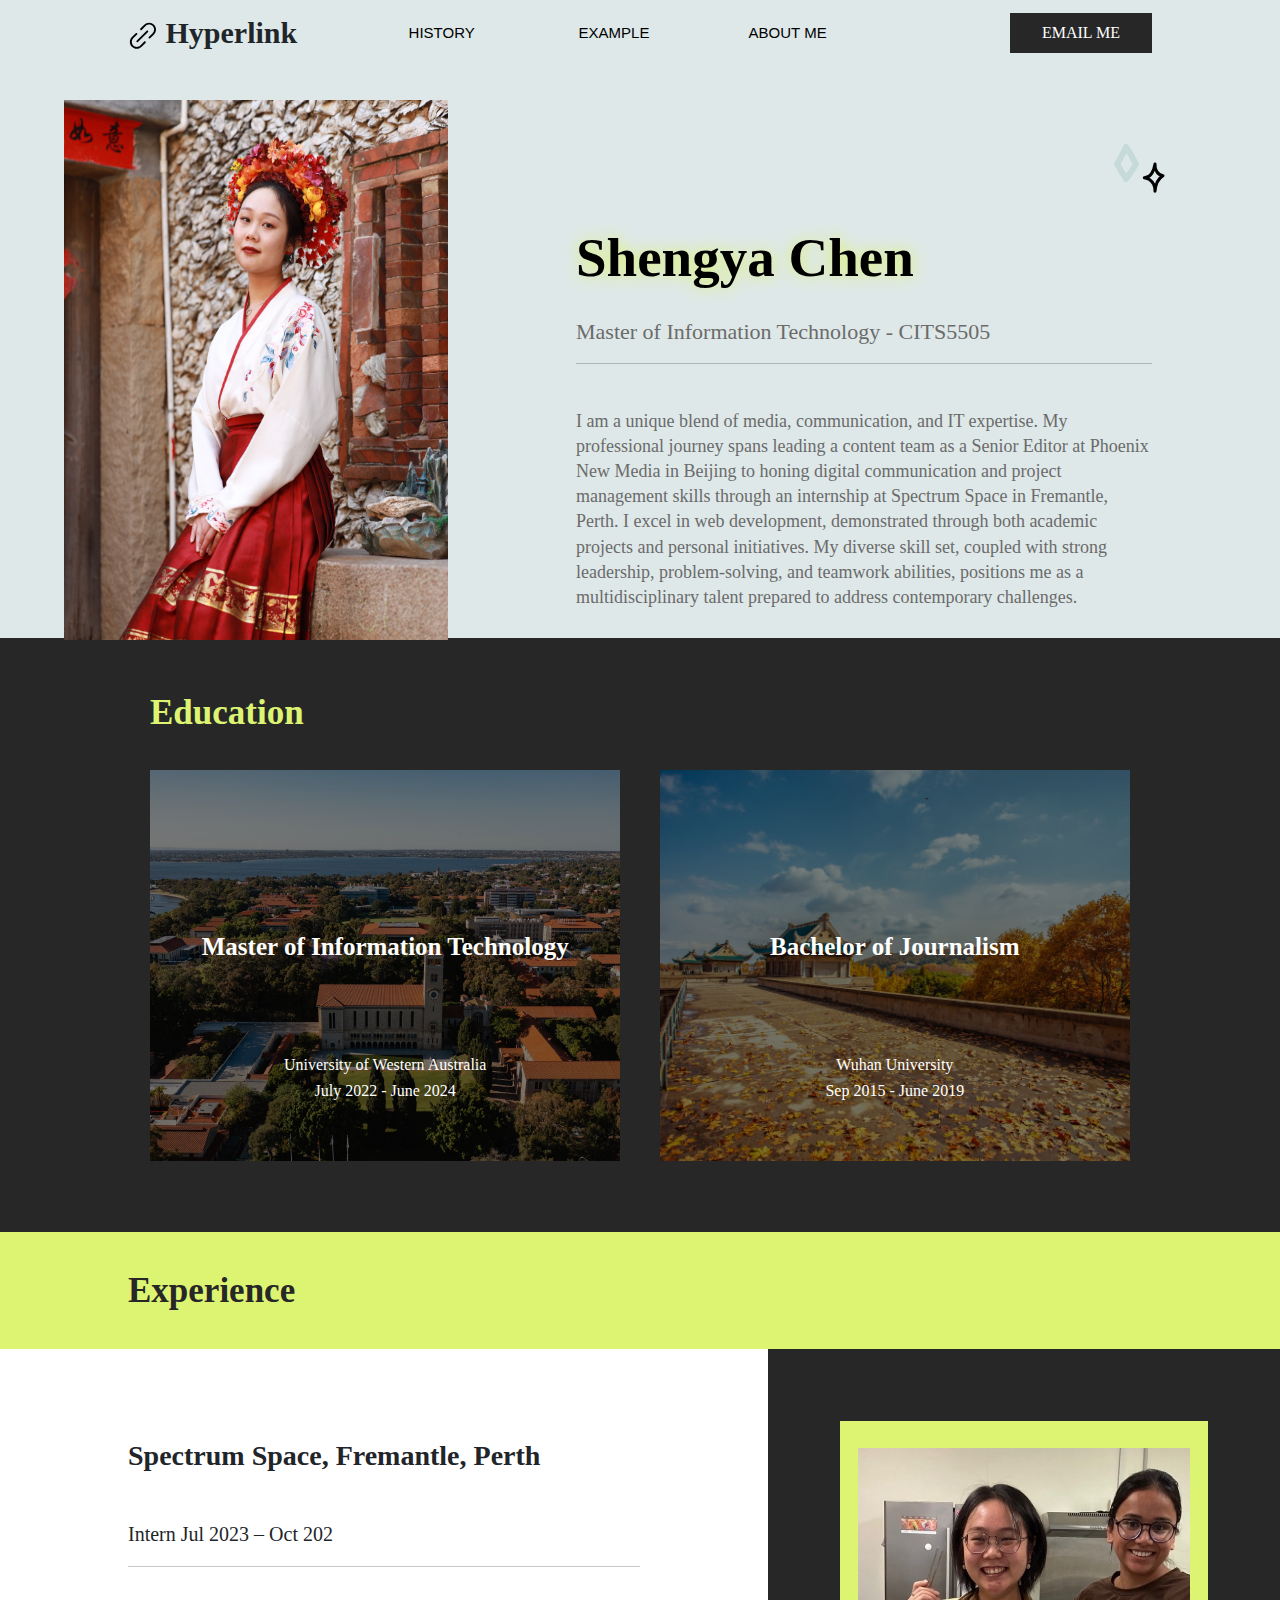
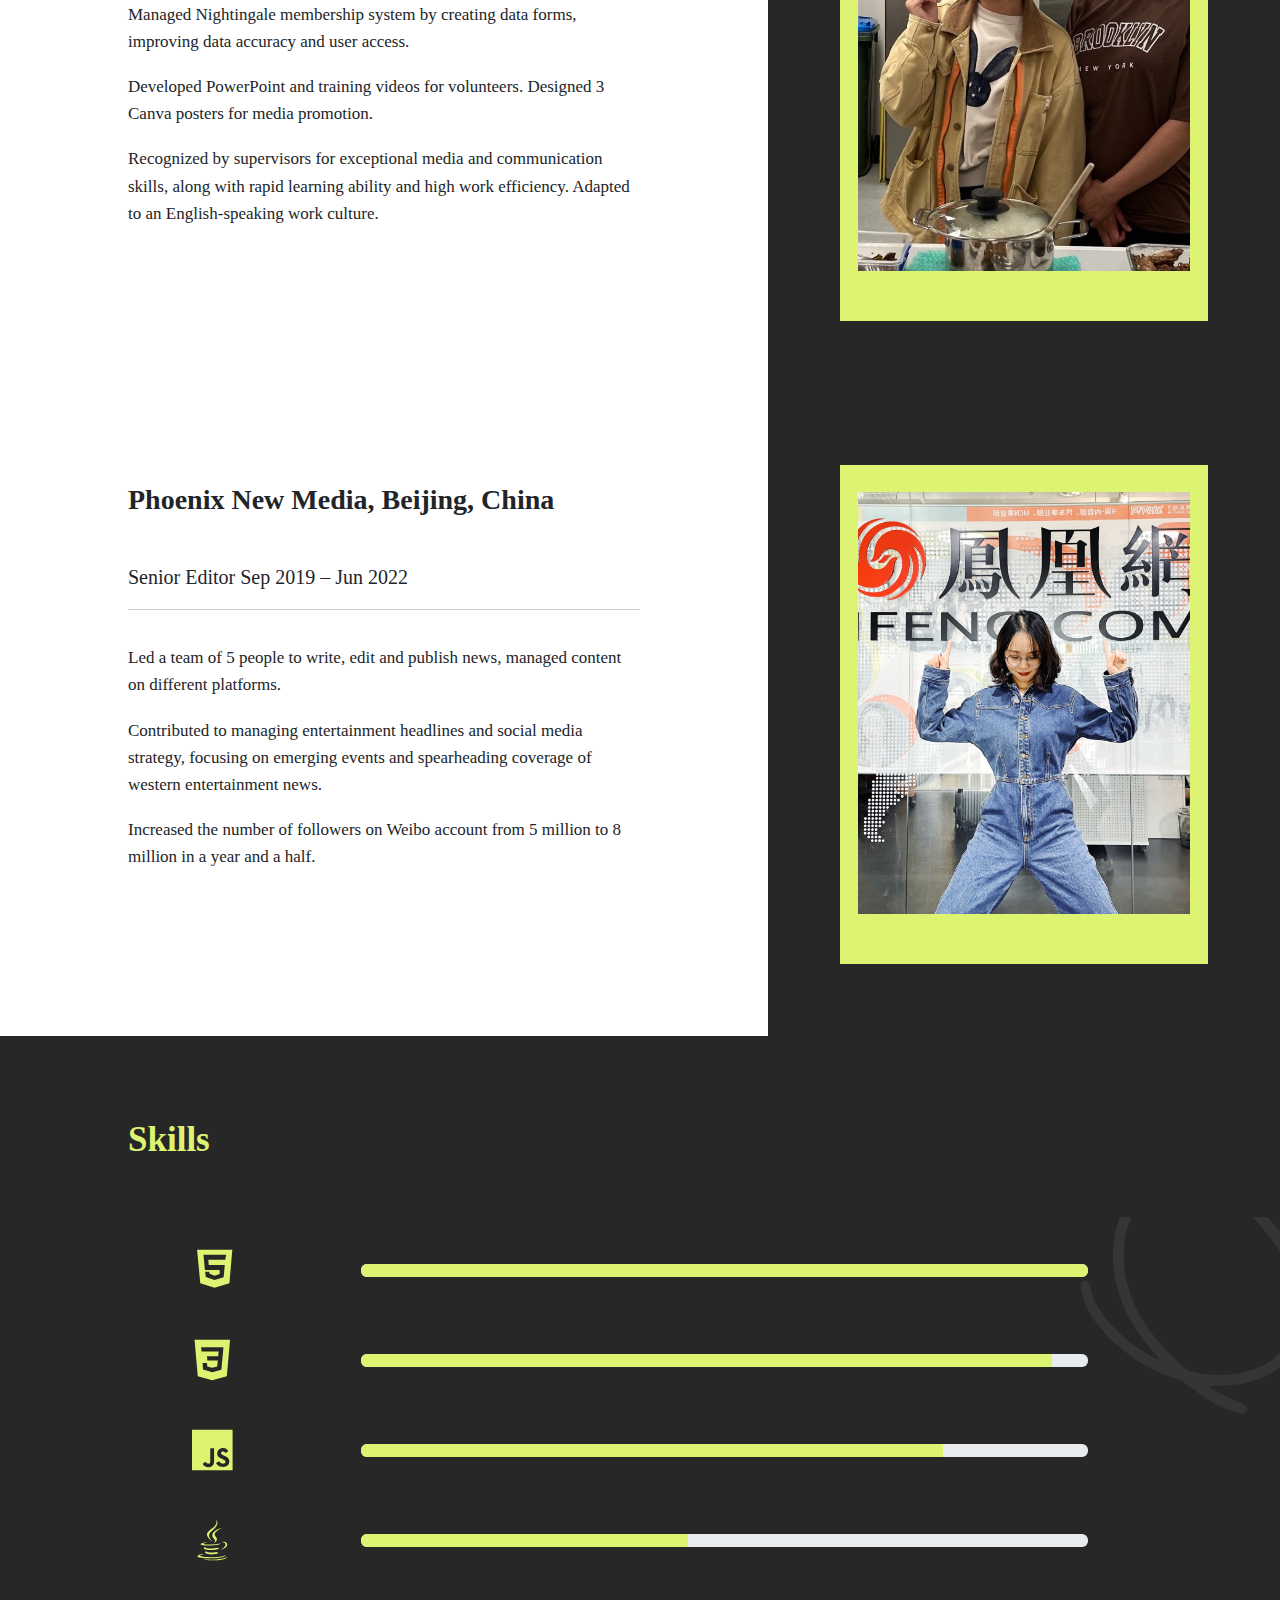
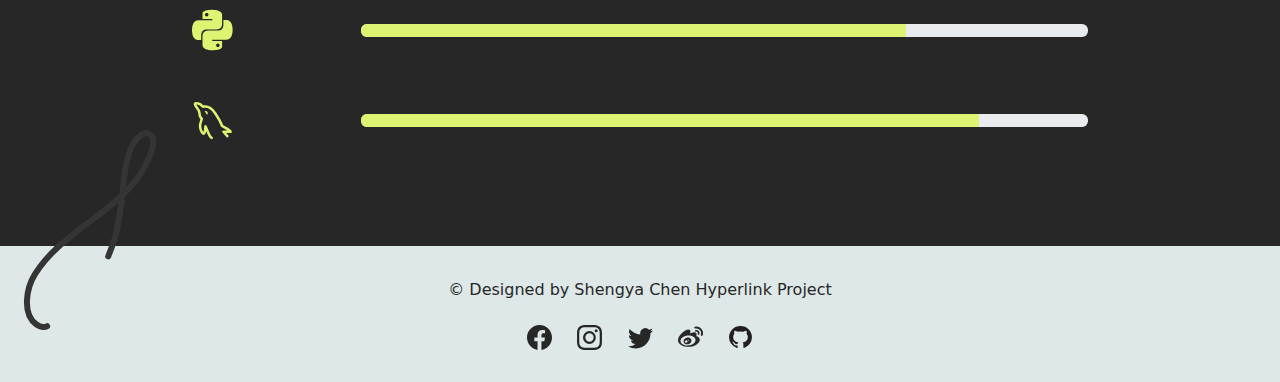
<file: html/aboutMe.html>
<!DOCTYPE html>
<html lang="en">
  <head>
    <meta charset="UTF-8" />
    <meta name="viewport" content="width=device-width, initial-scale=1.0" />
    <!-- Bootstrap -->
    <link
      href="https://cdn.jsdelivr.net/npm/bootstrap@5.3.3/dist/css/bootstrap.min.css"
      rel="stylesheet"
      integrity="sha384-QWTKZyjpPEjISv5WaRU9OFeRpok6YctnYmDr5pNlyT2bRjXh0JMhjY6hW+ALEwIH"
      crossorigin="anonymous"
    />
    <!-- css file -->
    <link rel="stylesheet" href="../css/reset.css" />
    <link rel="stylesheet" href="../css/aboutMe.css" />
    <title>Examples of Hyperlink</title>
    <link rel="shortcut icon" href="../img/shortcut.png" />
  </head>

  <body id="top">
    <header>
      <section id="navi">
        <div id="hyperlink">
          <svg
            t="1709887634350"
            class="icon"
            viewBox="0 0 1024 1024"
            version="1.1"
            xmlns="http://www.w3.org/2000/svg"
            p-id="4359"
            id="mx_n_1709887634351"
            width="30"
            height="30"
          >
            <path
              d="M731.640907 601.310072c-8.209986 0-16.423041-3.134387-22.689768-9.402137-12.537548-12.524245-12.537548-32.855292 0-45.381583l131.838677-131.840724c32.333406-32.333406 50.14712-75.312266 50.14712-121.027447s-17.813714-88.694041-50.14712-121.017214c-32.332383-32.343639-75.311243-50.145074-121.027447-50.145074l-0.010233 0c-45.716204 0-88.684832 17.801435-121.006981 50.134841L466.894198 304.471456c-12.536524 12.535501-32.846082 12.535501-45.381583 0-12.536524-12.526291-12.536524-32.855292 0-45.381583l131.839701-131.839701c44.442188-44.452421 103.540168-68.940139 166.399821-68.940139 0.010233 0 0 0 0.010233 0 62.859653 0 121.958656 24.487717 166.409031 68.940139 44.462654 44.441165 68.950372 103.550401 68.950372 166.409031 0 62.859653-24.487717 121.967866-68.950372 166.419264L754.329652 591.908958C748.062925 598.175685 739.851916 601.310072 731.640907 601.310072z"
              p-id="4360"
              fill="#000000"
            ></path>
            <path
              d="M299.871183 948.919001c-62.868863 0-121.978099-24.485671-166.43052-68.948325-91.745541-91.756797-91.745541-241.065358 0-332.839551l131.872446-131.841747c12.536524-12.535501 32.866548-12.535501 45.381583 0 12.535501 12.536524 12.535501 32.855292 0 45.381583L178.833503 592.512708c-66.724681 66.745147-66.724681 175.340447 0 242.075361 32.333406 32.333406 75.312266 50.146097 121.03768 50.146097 45.727461 0 88.705298-17.812691 121.027447-50.146097l131.85198-131.839701c12.536524-12.535501 32.844036-12.535501 45.381583 0 12.536524 12.527314 12.536524 32.855292 0 45.38056l-131.840724 131.842771C421.849282 924.43333 362.740046 948.919001 299.871183 948.919001z"
              p-id="4361"
              fill="#000000"
            ></path>
            <path
              d="M316.477396 729.038128c-8.212032 0-16.423041-3.134387-22.691815-9.402137-12.535501-12.535501-12.535501-32.854269 0-45.381583l344.395748-344.373235c12.535501-12.535501 32.844036-12.535501 45.38056 0 12.536524 12.536524 12.536524 32.856315 0 45.382607l-344.393701 344.372212C332.898391 725.903741 324.687382 729.038128 316.477396 729.038128z"
              p-id="4362"
              fill="#000000"
            ></path>
          </svg>
          Hyperlink
        </div>

        <div>
          <nav>
            <li><a href="./index.html ">History</a></li>
            <li><a href="./example.html">Example</a></li>
            <li><a href="./aboutMe.html">About Me</a></li>
          </nav>
        </div>
        <div id="contact">
          <button>EMAIL ME</button>
        </div>
      </section>
      <section id="title">
        <img src="../img/shengya.JPG" alt="" />
        <div>
          <h1><span>Shengya Chen</span></h1>
          <p>Master of Information Technology - CITS5505</p>
          <hr />
          <p>
            I am a unique blend of media, communication, and IT expertise. My
            professional journey spans leading a content team as a Senior Editor
            at Phoenix New Media in Beijing to honing digital communication and
            project management skills through an internship at Spectrum Space in
            Fremantle, Perth. I excel in web development, demonstrated through
            both academic projects and personal initiatives. My diverse skill
            set, coupled with strong leadership, problem-solving, and teamwork
            abilities, positions me as a multidisciplinary talent prepared to
            address contemporary challenges.
          </p>
        </div>
      </section>
      <svg
        xmlns="http://www.w3.org/2000/svg"
        width="25"
        height="38"
        viewBox="0 0 25 38"
        fill="none"
        id="svg2"
      >
        <path
          fill-rule="evenodd"
          clip-rule="evenodd"
          d="M21.998 20.2372C19.053 25.3598 15.4077 30.1958 11.9282 34.9569C8.88448 29.9646 6.02012 24.8509 3.04492 19.8206C6.70834 14.6753 9.41008 8.71922 12.0515 3C16.1254 9.06723 19.4398 14.915 21.998 20.2372Z"
          stroke="#C7DADA"
          stroke-width="6"
          stroke-miterlimit="1.5"
          stroke-linecap="round"
          stroke-linejoin="round"
        />
      </svg>
      <svg
        id="svg4"
        xmlns="http://www.w3.org/2000/svg"
        width="23"
        height="31"
        viewBox="0 0 23 31"
        fill="none"
      >
        <path
          fill-rule="evenodd"
          clip-rule="evenodd"
          d="M13.0066 29.1787C13.123 24.723 11.3323 20.2796 7.40593 17.5979C5.88551 16.5595 4.08437 16.1814 2.31055 15.8672C9.5168 15.6168 12.0186 7.97765 13.0213 2.06396C12.6731 7.36781 15.4109 13.0967 21.0059 13.6254C15.4362 16.9441 13.5246 23.034 13.0066 29.1787Z"
          stroke="black"
          stroke-width="3"
          stroke-miterlimit="1.5"
          stroke-linecap="round"
          stroke-linejoin="round"
        />
      </svg>
    </header>
    <main>
      <section id="section1">
        <div>
          <h2>Education</h2>
          <div id="educationDiv">
            <div>
              <div>
                <h4>Master of Information Technology</h4>
                <p>University of Western Australia</p>
                <p>July 2022 - June 2024</p>
              </div>
            </div>
            <div>
              <div>
                <h4>Bachelor of Journalism</h4>
                <p>Wuhan University</p>
                <p>Sep 2015 - June 2019</p>
              </div>
            </div>
          </div>
        </div>
      </section>
      <section id="section2">
        <div>
          <h2>Experience</h2>
          <div id="experienceDiv">
            <div>
              <div class="experience">
                <h4>Spectrum Space, Fremantle, Perth</h4>
                <h5>Intern Jul 2023 – Oct 202</h5>
                <hr />
                <p>
                  Managed Nightingale membership system by creating data forms,
                  improving data accuracy and user access.
                </p>
                <p>
                  Developed PowerPoint and training videos for volunteers.
                  Designed 3 Canva posters for media promotion.
                </p>
                <p>
                  Recognized by supervisors for exceptional media and
                  communication skills, along with rapid learning ability and
                  high work efficiency. Adapted to an English-speaking work
                  culture.
                </p>
              </div>
              <div class="experienceImg">
                <div><img src="../img/ss.jpeg" alt="" /></div>
              </div>
            </div>
            <div>
              <div class="experience">
                <h4>Phoenix New Media, Beijing, China</h4>
                <h5>Senior Editor Sep 2019 – Jun 2022</h5>
                <hr />
                <p>
                  Led a team of 5 people to write, edit and publish news,
                  managed content on different platforms.
                </p>
                <p>
                  Contributed to managing entertainment headlines and social
                  media strategy, focusing on emerging events and spearheading
                  coverage of western entertainment news.
                </p>
                <p>
                  Increased the number of followers on Weibo account from 5
                  million to 8 million in a year and a half.
                </p>
              </div>
              <div class="experienceImg">
                <div><img src="../img/ifeng.JPG" alt="" /></div>
              </div>
            </div>
          </div>
        </div>
      </section>
      <section id="section3">
        <div>
          <h2>Skills</h2>
        </div>
        <div>
          <div class="skill">
            <svg
              t="1711354023374"
              class="icon"
              viewBox="0 0 1024 1024"
              version="1.1"
              xmlns="http://www.w3.org/2000/svg"
              p-id="14605"
              width="50"
              height="50"
            >
              <path
                d="M128 0l888.832 0-72.704 843.776-376.832 115.712-358.4-115.712zM839.68 254.976l21.504-128-572.416-1.024 36.864 384 372.736 0 0 100.352-124.928 44.032-130.048-46.08-8.192-54.272-102.4 1.024 15.36 135.168 219.136 76.8 230.4-72.704 29.696-309.248-405.504 0-10.24-130.048 428.032 0z"
                p-id="14606"
                fill="#DDF472"
              ></path>
            </svg>
            <div
              class="progress"
              role="progressbar"
              aria-label="Basic example"
              aria-valuenow="100"
              aria-valuemin="0"
              aria-valuemax="100"
            >
              <div class="progress-bar" style="width: 100%"></div>
            </div>
          </div>
          <div class="skill">
            <svg
              t="1711354307495"
              class="icon"
              viewBox="0 0 1024 1024"
              version="1.1"
              xmlns="http://www.w3.org/2000/svg"
              p-id="15804"
              width="50"
              height="50"
            >
              <path
                d="M64 0h896l-81.493333 920.021333L511.018667 1024l-365.44-104.021333L64 0z m729.173333 188.288L230.826667 188.16l9.088 111.872 432 0.085333-10.88 115.882667h-283.306667l10.24 109.781333h263.765333l-15.616 150.314667-124.16 34.304-126.122666-34.56-8.021334-90.026667h-111.36l12.373334 164.48L512 822.954667l229.248-65.28L793.173333 188.330667z"
                fill="#DDF472"
                p-id="15805"
              ></path>
            </svg>
            <div
              class="progress"
              role="progressbar"
              aria-label="Basic example"
              aria-valuenow="95"
              aria-valuemin="0"
              aria-valuemax="100"
            >
              <div class="progress-bar" style="width: 95%"></div>
            </div>
          </div>
          <div class="skill">
            <svg
              t="1711354435986"
              class="icon"
              viewBox="0 0 1024 1024"
              version="1.1"
              xmlns="http://www.w3.org/2000/svg"
              p-id="21276"
              width="50"
              height="50"
            >
              <path
                d="M0 0h1024v1024H0V0z m940.117333 779.776c-7.466667-46.72-37.888-85.973333-128.128-122.581333-31.402667-14.72-66.304-24.96-76.672-48.64-3.882667-14.08-4.48-21.76-1.962666-30.08 6.4-27.562667 39.04-35.84 64.64-28.16 16.64 5.12 32 17.92 41.642666 38.4 44.117333-28.842667 44.117333-28.842667 74.88-48-11.52-17.92-17.237333-25.642667-25.002666-33.28-26.88-30.08-62.677333-45.44-120.917334-44.117334l-30.08 3.797334c-28.842667 7.04-56.32 22.4-72.96 42.88-48.64 55.082667-34.602667 151.082667 24.277334 190.762666 58.24 43.52 143.402667 53.077333 154.282666 94.08 10.24 49.92-37.12 65.92-83.882666 60.16-34.602667-7.68-53.76-25.002667-74.88-57.002666l-78.08 44.842666c8.96 20.48 19.2 29.397333 34.56 47.317334 74.24 74.922667 259.84 71.082667 293.162666-42.837334 1.237333-3.84 10.24-30.08 3.157334-70.4l1.962666 2.858667z m-383.274666-309.12h-95.914667c0 82.688-0.384 164.864-0.384 247.68 0 52.565333 2.688 100.821333-5.888 115.669333-14.08 29.397333-50.346667 25.642667-66.816 20.48-16.896-8.362667-25.472-19.882667-35.413333-36.48-2.688-4.48-4.693333-8.362667-5.418667-8.362666l-77.866667 48c13.013333 26.88 32 50.005333 56.490667 64.725333 36.48 21.76 85.504 28.8 136.832 17.28 33.408-9.642667 62.208-29.482667 77.269333-60.202667 21.76-39.68 17.152-88.32 16.938667-142.762666 0.512-87.637333 0-175.317333 0-263.637334l0.170667-2.389333z"
                p-id="21277"
                fill="#DDF472"
              ></path>
            </svg>
            <div
              class="progress"
              role="progressbar"
              aria-label="Basic example"
              aria-valuenow="80"
              aria-valuemin="0"
              aria-valuemax="100"
            >
              <div class="progress-bar" style="width: 80%"></div>
            </div>
          </div>
          <div class="skill">
            <svg
              t="1711354899418"
              class="icon"
              viewBox="0 0 1024 1024"
              version="1.1"
              xmlns="http://www.w3.org/2000/svg"
              p-id="22392"
              width="50"
              height="50"
            >
              <path
                d="M377.597072 791.989575s-39.199979 22.799988 27.799985 30.399983c81.197956 9.198995 122.597934 7.998996 211.996886-8.999995 0 0 23.599987 14.798992 56.39897 27.598985-200.396892 85.798954-453.593756-4.999997-296.195841-48.999973m-24.399987-112.19794s-43.799976 32.399983 23.199988 39.399979c86.598953 8.999995 155.197917 9.599995 273.595853-13.199993 0 0 16.399991 16.599991 42.199977 25.599986-242.59687 70.997962-512.593725 5.799997-338.995818-51.799972m206.396889-190.196898c49.399973 56.798969-12.999993 107.997942-12.999993 107.997942s125.398933-64.798965 67.799964-145.797922c-53.799971-75.598959-94.999949-113.197939 128.197931-242.596869 0.2 0-350.394812 87.599953-182.997902 280.396849m265.196858 385.193793s28.999984 23.799987-31.799983 42.399977c-115.797938 34.999981-481.592741 45.599976-583.191687 1.4-36.59998-15.799992 31.999983-37.99998 53.599972-42.599978 22.398988-4.799997 35.398981-3.999998 35.398981-3.999997-40.599978-28.599985-262.596859 56.19997-112.79894 80.399956 408.394781 66.398964 744.7896-29.799984 638.791657-77.599958M396.397062 563.592697s-186.1979 44.198976-65.999964 60.198968c50.799973 6.799996 151.997918 5.199997 246.196867-2.599999 76.999959-6.399997 154.397917-20.399989 154.397917-20.399989s-27.199985 11.599994-46.799974 24.999987c-188.996898 49.799973-553.991702 26.599986-448.992759-24.199987 88.997952-42.799977 161.197913-37.99998 161.197913-37.99998M730.391883 750.189597c192.197897-99.798946 103.198945-195.796895 41.199978-182.797902-15.199992 3.199998-21.999988 5.999997-21.999989 5.999997s5.599997-8.799995 16.399992-12.599993c122.597934-43.198977 216.996883 127.198932-39.599979 194.597895 0-0.2 2.999998-2.799998 3.999998-5.199997M614.393945 0s106.397943 106.398943-100.998946 269.995855c-166.197911 131.19893-37.99998 206.197889 0 291.596843-96.998948-87.599953-168.19791-164.597912-120.397935-236.396873C463.196026 220.196882 657.392922 168.997909 614.393945 0M415.396052 1020.786452c184.397901 11.799994 467.593749-6.599996 474.193745-93.79995 0 0-12.799993 32.999982-152.397918 59.399968-157.397915 29.599984-351.594811 26.199986-466.593749 7.199996 0-0.2 23.599987 19.39999 144.797922 27.199986"
                p-id="22393"
                fill="#DDF472"
              ></path>
            </svg>
            <div
              class="progress"
              role="progressbar"
              aria-label="Basic example"
              aria-valuenow="45"
              aria-valuemin="0"
              aria-valuemax="100"
            >
              <div class="progress-bar" style="width: 45%"></div>
            </div>
          </div>
          <div class="skill">
            <svg
              t="1711355002640"
              class="icon"
              viewBox="0 0 1029 1024"
              version="1.1"
              xmlns="http://www.w3.org/2000/svg"
              p-id="23587"
              width="50"
              height="50"
            >
              <path
                d="M610.56 7.68l38.4 8.533333 31.146667 11.093334 25.173333 12.8 19.2 13.653333 14.506667 14.506667 10.666666 14.506666 6.826667 14.08 4.266667 12.8 1.706666 11.093334 0.853334 8.533333-0.426667 5.546667V362.666667l-2.133333 26.88-5.546667 23.466666-8.96 19.626667-11.093333 16.213333-12.8 13.226667-14.08 10.666667-14.933334 8.106666-14.933333 5.973334-14.08 4.266666-12.8 2.986667-11.093333 1.706667-8.96 0.853333H376.746667l-29.44 2.133333-25.173334 5.973334-21.333333 9.386666-17.493333 11.52-14.08 13.653334-11.52 14.933333-8.533334 15.36-6.4 15.786667-4.266666 14.933333-2.986667 13.653333-1.706667 11.52-0.853333 8.96v130.56H137.813333l-8.96-1.28-11.946666-2.986666-13.653334-5.12-14.933333-7.68-15.36-11.093334-15.36-15.36-14.933333-19.626666-13.653334-25.173334-11.946666-31.146666-8.96-37.546667-5.973334-44.8L0 510.72l2.56-52.053333 6.826667-44.373334 10.24-37.12 13.653333-30.293333 15.36-24.32 17.066667-18.773333 17.92-14.08 17.92-10.24 17.066666-6.826667 15.36-4.266667 13.653334-2.133333 10.24-0.426667h6.826666l2.56 0.426667h348.16v-35.413333H266.24l-0.426667-117.333334-0.853333-15.786666 2.133333-14.506667 4.693334-13.226667 7.253333-11.946666 10.666667-11.093334 13.226666-9.813333 16.213334-8.533333 18.773333-7.68 21.76-6.4 24.746667-5.12 27.306666-4.266667 30.293334-2.56 32.853333-1.706667 35.84-0.853333 54.186667 2.133333 45.653333 5.546667z m-268.8 84.48l-9.813333 14.08-3.413334 17.493333 3.413334 17.493334 9.813333 14.506666 14.08 9.386667 17.493333 3.84 17.493334-3.84 14.08-9.386667 9.813333-14.506666 3.413333-17.493334-3.413333-17.493333-9.813333-14.08-14.08-9.386667-17.493334-3.84-17.493333 3.84-14.08 9.386667zM900.266667 260.693333l11.946666 2.56 13.653334 5.12 14.933333 7.68 15.36 11.52 15.36 14.933334 14.933333 20.053333 13.653334 25.173333 11.946666 31.146667 8.96 37.546667 5.973334 44.373333 2.133333 52.48-2.56 52.48-6.826667 44.373333-10.24 36.693334-13.653333 30.293333-15.36 24.32-17.066667 19.2-17.92 14.08-17.92 10.24-17.066666 6.826667-15.36 3.84-13.653334 2.133333-10.24 0.853333-6.826666-0.426666h-350.72v34.986666h249.173333l0.426667 117.76 0.853333 15.36-2.133333 14.506667-4.693334 13.226667-7.253333 12.373333-10.666667 10.666667-13.226666 10.24-16.213334 8.533333-18.773333 7.253333-21.76 6.4-24.746667 5.546667-27.306666 3.84-30.293334 2.986667-32.853333 1.706666-35.84 0.426667-54.186667-1.706667-45.653333-5.973333-38.4-8.533333-31.146667-10.666667-25.173333-12.8-19.2-14.08-14.506667-14.506667-10.666666-14.506666-6.826667-14.08-4.266667-12.8-1.706666-10.666667-0.853334-8.533333 0.426667-5.546667v-227.84l2.133333-27.306667 5.546667-23.04 8.96-19.626666 11.093333-16.213334 12.8-13.653333 14.08-10.24 14.933334-8.533333 14.933333-5.973334 14.08-4.266666 12.8-2.56 11.093333-1.706667 8.96-0.853333 5.546667-0.426667h249.173333l29.44-2.133333 25.173334-5.973334 21.333333-8.96 17.493333-11.946666 14.08-13.653334 11.52-14.933333 8.533334-15.36 6.4-15.36 4.266666-14.933333 2.986667-13.653334 1.706667-11.946666 0.853333-8.96V258.986667h89.173333l5.973334 0.426666 8.96 1.28z m-276.053334 608l-9.813333 14.08-3.413333 17.493334 3.413333 17.493333 9.813333 14.08 14.08 9.813333 17.493334 3.413334 17.493333-3.413334 14.08-9.813333 9.813333-14.08 3.413334-17.493333-3.413334-17.493334-9.813333-14.08-14.08-9.813333-17.493333-3.413333-17.493334 3.413333-14.08 9.813333z"
                p-id="23588"
                fill="#DDF472"
              ></path>
            </svg>
            <div
              class="progress"
              role="progressbar"
              aria-label="Basic example"
              aria-valuenow="75"
              aria-valuemin="0"
              aria-valuemax="100"
            >
              <div class="progress-bar" style="width: 75%"></div>
            </div>
          </div>
          <div class="skill">
            <svg
              t="1711355265385"
              class="icon"
              viewBox="0 0 1024 1024"
              version="1.1"
              xmlns="http://www.w3.org/2000/svg"
              p-id="28170"
              width="50"
              height="50"
            >
              <path
                d="M1001.632 793.792c-7.84-13.856-26.016-37.536-93.12-83.2a1096.224 1096.224 0 0 0-125.152-74.144c-30.592-82.784-89.824-190.112-176.256-319.36-93.056-139.168-201.12-197.792-321.888-174.56a756.608 756.608 0 0 0-40.928-37.696C213.824 78.688 139.2 56.48 96.32 60.736c-19.424 1.952-34.016 9.056-43.36 21.088-21.664 27.904-14.432 68.064 85.504 198.912 19.008 55.616 23.072 84.672 23.072 99.296 0 30.912 15.968 66.368 49.984 110.752l-32 109.504c-28.544 97.792 23.328 224.288 71.616 268.384 25.76 23.552 47.456 20.032 58.176 15.84 21.504-8.448 38.848-29.472 50.048-89.504 5.728 14.112 11.808 29.312 18.208 45.6 34.56 87.744 68.352 136.288 106.336 152.736a32.032 32.032 0 0 0 25.44-58.688c-9.408-4.096-35.328-23.712-72.288-117.504-31.168-79.136-53.856-132.064-69.376-161.856a32.224 32.224 0 0 0-35.328-16.48 32.032 32.032 0 0 0-25.024 29.92c-3.872 91.04-13.056 130.4-19.2 147.008-26.496-30.464-68.128-125.984-47.232-197.536 20.768-71.232 32.992-112.928 36.64-125.248a31.936 31.936 0 0 0-5.888-29.28c-41.664-51.168-46.176-75.584-46.176-83.712 0-29.472-9.248-70.4-28.288-125.152a31.104 31.104 0 0 0-4.768-8.896c-53.824-70.112-73.6-105.216-80.832-121.888 25.632 1.216 74.336 15.04 91.008 29.376a660.8 660.8 0 0 1 49.024 46.304c8 8.448 19.968 11.872 31.232 8.928 100.192-25.92 188.928 21.152 271.072 144 87.808 131.328 146.144 238.048 173.408 317.216a32 32 0 0 0 16.384 18.432 1004.544 1004.544 0 0 1 128.8 75.264c7.392 5.024 14.048 9.696 20.064 14.016h-98.848a32.032 32.032 0 0 0-24.352 52.736 3098.752 3098.752 0 0 0 97.856 110.464 32 32 0 1 0 46.56-43.872 2237.6 2237.6 0 0 1-50.08-55.328h110.08a32.032 32.032 0 0 0 27.84-47.776z"
                p-id="28171"
                fill="#DDF472"
              ></path>
              <path
                d="M320 289.472c12.672 21.76 22.464 37.344 29.344 46.784 8.288 16.256 21.184 29.248 29.44 45.536l2.016-1.984c14.528-9.952 25.92-49.504 2.752-75.488-12.032-18.176-51.04-17.664-63.552-14.848z"
                p-id="28172"
                fill="#DDF472"
              ></path>
            </svg>
            <div
              class="progress"
              role="progressbar"
              aria-label="Basic example"
              aria-valuenow="85"
              aria-valuemin="0"
              aria-valuemax="100"
            >
              <div class="progress-bar" style="width: 85%"></div>
            </div>
          </div>
        </div>
        <svg
          xmlns="http://www.w3.org/2000/svg"
          width="180"
          height="200"
          viewBox="0 0 200 301"
          fill="none"
          id="svg3"
        >
          <path
            d="M35.4424 295.2C30.0969 297.621 24.1573 296.077 19.4925 292.79C-3.07775 276.886 4.59856 236.973 17.1969 216.908C55.8452 155.353 128.9 129.543 171.633 72.0628C178.98 62.1801 204.051 19.9071 192.013 8.10335C181.273 -2.42923 167.246 15.7368 163.3 24.1196C149.951 52.4831 150.999 87.0338 146.086 117.365C144.346 128.11 142.64 138.814 140.717 149.543C138.147 163.886 132.821 176.655 127.404 190.061"
            stroke="#353535"
            stroke-width="9.02866"
            stroke-miterlimit="1.5"
            stroke-linecap="round"
            stroke-linejoin="round"
          />
        </svg>
        <svg
          xmlns="http://www.w3.org/2000/svg"
          width="200"
          height="200"
          viewBox="0 0 233 225"
          fill="none"
          id="svg5"
        >
          <path
            d="M91.9913 160.727C88.6006 156.959 85.3984 153.003 82.196 149.424C63.5472 128.138 49.7965 104.214 43.0162 76.7107C35.6707 47.8885 36.4257 19.2544 48.2952 -8.43848C61.8604 -40.4642 85.7858 -55.7244 120.636 -54.4075C124.216 -54.2193 127.983 -53.8427 131.751 -53.4662C153.226 -50.4531 172.818 -41.7885 190.148 -28.9794C218.781 -7.88205 240.444 19.0556 254.759 51.8334C263.424 71.8015 267.379 92.335 263.987 114.188C258.145 151.676 237.045 176.544 200.31 187.283C186.935 191.24 172.994 192.748 159.054 192.372C156.417 192.372 153.591 192.184 150.388 193.502C151.707 194.821 152.837 196.328 154.344 197.081C164.705 202.167 175.254 207.441 185.803 211.962C193.715 215.353 195.976 217.236 194.657 221.192C193.149 224.96 189.759 225.714 181.847 223.454C166.776 219.687 153.401 211.964 140.78 203.11C136.824 200.285 132.868 197.459 129.101 194.445C123.073 189.548 116.668 186.157 109.133 183.52C73.9061 171.277 44.3311 151.122 20.9731 122.112C11.743 110.621 4.77347 97.6231 1.57173 82.7411C1.00673 79.9153 0.253348 76.9013 1.00701 74.2639C1.57226 72.1916 4.02134 70.1193 6.09355 69.9308C7.41225 69.7424 9.67272 72.0028 10.9913 73.6982C11.7448 74.4517 11.5564 75.7704 11.9331 76.9007C14.5697 91.5944 21.9159 104.216 31.1461 115.33C46.5925 133.79 65.2416 148.672 86.3399 159.974C87.4702 160.727 88.9772 161.104 90.2958 161.669C90.2958 161.669 90.6726 161.292 91.9913 160.727ZM200.508 -4.30183C195.987 -8.06926 187.887 -15.4158 178.657 -21.6319C158.5 -35.3828 136.46 -43.4821 111.405 -42.1622C93.8855 -41.2193 79.1913 -34.4368 68.6411 -19.7425C57.9025 -4.48293 52.627 12.8485 51.3074 31.1217C49.0453 59.3792 56.2025 85.7524 69.9532 110.43C83.3271 134.73 102.541 153.944 122.697 172.593C124.581 174.477 127.595 175.607 130.232 176.361C155.287 181.822 179.965 181.633 204.078 172.966C225.366 165.241 240.249 150.735 247.597 129.447C255.51 106.464 253.816 83.6701 244.963 61.253C235.545 37.8941 221.417 17.7379 200.508 -4.30183Z"
            fill="#353535"
          />
        </svg>
      </section>
    </main>
    <footer>
      <div>
        © Designed by
        <a href="https://www.linkedin.com/in/shengya1225/" target="_blank"
          >Shengya Chen</a
        >
        Hyperlink Project
      </div>
      <div>
        <p></p>
        <a
          href="https://www.facebook.com/profile.php?id=100007660807007"
          target="_blank"
        >
          <svg
            xmlns="http://www.w3.org/2000/svg"
            width="25"
            height="25"
            fill="#272727"
            class="bi bi-facebook"
            viewBox="0 0 16 16"
          >
            <path
              d="M16 8.049c0-4.446-3.582-8.05-8-8.05C3.58 0-.002 3.603-.002 8.05c0 4.017 2.926 7.347 6.75 7.951v-5.625h-2.03V8.05H6.75V6.275c0-2.017 1.195-3.131 3.022-3.131.876 0 1.791.157 1.791.157v1.98h-1.009c-.993 0-1.303.621-1.303 1.258v1.51h2.218l-.354 2.326H9.25V16c3.824-.604 6.75-3.934 6.75-7.951z"
            />
          </svg>
        </a>
        <a href="https://www.instagram.com/csy_sally/" target="_blank">
          <svg
            xmlns="http://www.w3.org/2000/svg"
            width="25"
            height="25"
            fill="#272727"
            class="bi bi-instagram"
            viewBox="0 0 16 16"
          >
            <path
              d="M8 0C5.829 0 5.556.01 4.703.048 3.85.088 3.269.222 2.76.42a3.917 3.917 0 0 0-1.417.923A3.927 3.927 0 0 0 .42 2.76C.222 3.268.087 3.85.048 4.7.01 5.555 0 5.827 0 8.001c0 2.172.01 2.444.048 3.297.04.852.174 1.433.372 1.942.205.526.478.972.923 1.417.444.445.89.719 1.416.923.51.198 1.09.333 1.942.372C5.555 15.99 5.827 16 8 16s2.444-.01 3.298-.048c.851-.04 1.434-.174 1.943-.372a3.916 3.916 0 0 0 1.416-.923c.445-.445.718-.891.923-1.417.197-.509.332-1.09.372-1.942C15.99 10.445 16 10.173 16 8s-.01-2.445-.048-3.299c-.04-.851-.175-1.433-.372-1.941a3.926 3.926 0 0 0-.923-1.417A3.911 3.911 0 0 0 13.24.42c-.51-.198-1.092-.333-1.943-.372C10.443.01 10.172 0 7.998 0h.003zm-.717 1.442h.718c2.136 0 2.389.007 3.232.046.78.035 1.204.166 1.486.275.373.145.64.319.92.599.28.28.453.546.598.92.11.281.24.705.275 1.485.039.843.047 1.096.047 3.231s-.008 2.389-.047 3.232c-.035.78-.166 1.203-.275 1.485a2.47 2.47 0 0 1-.599.919c-.28.28-.546.453-.92.598-.28.11-.704.24-1.485.276-.843.038-1.096.047-3.232.047s-2.39-.009-3.233-.047c-.78-.036-1.203-.166-1.485-.276a2.478 2.478 0 0 1-.92-.598 2.48 2.48 0 0 1-.6-.92c-.109-.281-.24-.705-.275-1.485-.038-.843-.046-1.096-.046-3.233 0-2.136.008-2.388.046-3.231.036-.78.166-1.204.276-1.486.145-.373.319-.64.599-.92.28-.28.546-.453.92-.598.282-.11.705-.24 1.485-.276.738-.034 1.024-.044 2.515-.045v.002zm4.988 1.328a.96.96 0 1 0 0 1.92.96.96 0 0 0 0-1.92zm-4.27 1.122a4.109 4.109 0 1 0 0 8.217 4.109 4.109 0 0 0 0-8.217zm0 1.441a2.667 2.667 0 1 1 0 5.334 2.667 2.667 0 0 1 0-5.334z"
            />
          </svg>
        </a>
        <a href="https://twitter.com/shaLiLiJi" target="_blank">
          <svg
            xmlns="http://www.w3.org/2000/svg"
            width="25"
            height="25"
            fill="#272727"
            class="bi bi-twitter"
            viewBox="0 0 16 16"
          >
            <path
              d="M5.026 15c6.038 0 9.341-5.003 9.341-9.334 0-.14 0-.282-.006-.422A6.685 6.685 0 0 0 16 3.542a6.658 6.658 0 0 1-1.889.518 3.301 3.301 0 0 0 1.447-1.817 6.533 6.533 0 0 1-2.087.793A3.286 3.286 0 0 0 7.875 6.03a9.325 9.325 0 0 1-6.767-3.429 3.289 3.289 0 0 0 1.018 4.382A3.323 3.323 0 0 1 .64 6.575v.045a3.288 3.288 0 0 0 2.632 3.218 3.203 3.203 0 0 1-.865.115 3.23 3.23 0 0 1-.614-.057 3.283 3.283 0 0 0 3.067 2.277A6.588 6.588 0 0 1 .78 13.58a6.32 6.32 0 0 1-.78-.045A9.344 9.344 0 0 0 5.026 15z"
            />
          </svg>
        </a>
        <a href="https://weibo.com/u/6092225920" target="_blank">
          <svg
            xmlns="http://www.w3.org/2000/svg"
            width="25"
            height="25"
            fill="#272727"
            class="bi bi-sina-weibo"
            viewBox="0 0 16 16"
          >
            <path
              d="M10.878 1.093a4.23 4.23 0 0 1 4.031 1.305 4.225 4.225 0 0 1 .886 4.14v.001a.612.612 0 0 1-1.166-.377 3.01 3.01 0 0 0-3.495-3.873.611.611 0 1 1-.256-1.196Z"
            />
            <path
              fill-rule="evenodd"
              d="M3.753 9.465c.548-1.11 1.972-1.74 3.233-1.411 1.304.338 1.971 1.568 1.437 2.764-.541 1.221-2.095 1.875-3.416 1.449-1.271-.411-1.812-1.67-1.254-2.802Zm2.658.567c.16.066.365-.009.458-.168.088-.16.03-.34-.129-.397-.156-.062-.353.013-.446.168-.09.154-.041.333.117.397Zm-1.607 1.314c.413.188.963.009 1.219-.4.252-.413.12-.883-.296-1.062-.41-.172-.94.005-1.194.402-.256.4-.135.874.271 1.06Z"
            />
            <path
              fill-rule="evenodd"
              d="m12.014 7.238.005.001c.919.285 1.941.974 1.939 2.188 0 2.007-2.895 4.535-7.246 4.535C3.393 13.962 0 12.352 0 9.708c0-1.385.876-2.985 2.384-4.493C4.4 3.199 6.751 2.28 7.634 3.165c.39.392.427 1.065.177 1.87-.132.405.38.182.38.182 1.63-.682 3.051-.722 3.57.02.278.397.252.951-.004 1.594-.116.293.035.34.257.407Zm-10.4 3.101c.172 1.738 2.46 2.936 5.109 2.674 2.647-.26 4.656-1.883 4.482-3.623-.17-1.738-2.458-2.937-5.107-2.674-2.647.263-4.656 1.883-4.484 3.623Z"
            />
            <path
              d="M13.295 3.855a2.056 2.056 0 0 0-1.962-.634.526.526 0 1 0 .219 1.031 1.008 1.008 0 0 1 1.17 1.296.528.528 0 0 0 1.005.325 2.062 2.062 0 0 0-.432-2.018Z"
            />
          </svg>
        </a>
        <a href="https://github.com/csySally" target="_blank">
          <svg
            t="1710893062015"
            class="icon"
            viewBox="0 0 1024 1024"
            version="1.1"
            xmlns="http://www.w3.org/2000/svg"
            p-id="13118"
            width="25"
            height="25"
          >
            <path
              d="M512 42.666667A464.64 464.64 0 0 0 42.666667 502.186667 460.373333 460.373333 0 0 0 363.52 938.666667c23.466667 4.266667 32-9.813333 32-22.186667v-78.08c-130.56 27.733333-158.293333-61.44-158.293333-61.44a122.026667 122.026667 0 0 0-52.053334-67.413333c-42.666667-28.16 3.413333-27.733333 3.413334-27.733334a98.56 98.56 0 0 1 71.68 47.36 101.12 101.12 0 0 0 136.533333 37.973334 99.413333 99.413333 0 0 1 29.866667-61.44c-104.106667-11.52-213.333333-50.773333-213.333334-226.986667a177.066667 177.066667 0 0 1 47.36-124.16 161.28 161.28 0 0 1 4.693334-121.173333s39.68-12.373333 128 46.933333a455.68 455.68 0 0 1 234.666666 0c89.6-59.306667 128-46.933333 128-46.933333a161.28 161.28 0 0 1 4.693334 121.173333A177.066667 177.066667 0 0 1 810.666667 477.866667c0 176.64-110.08 215.466667-213.333334 226.986666a106.666667 106.666667 0 0 1 32 85.333334v125.866666c0 14.933333 8.533333 26.88 32 22.186667A460.8 460.8 0 0 0 981.333333 502.186667 464.64 464.64 0 0 0 512 42.666667"
              fill="#231F20"
              p-id="13119"
            ></path>
          </svg>
        </a>
      </div>
    </footer>

    <script
      src="https://cdn.jsdelivr.net/npm/bootstrap@5.3.3/dist/js/bootstrap.bundle.min.js"
      integrity="sha384-YvpcrYf0tY3lHB60NNkmXc5s9fDVZLESaAA55NDzOxhy9GkcIdslK1eN7N6jIeHz"
      crossorigin="anonymous"
    ></script>
  </body>
</html>
</file>
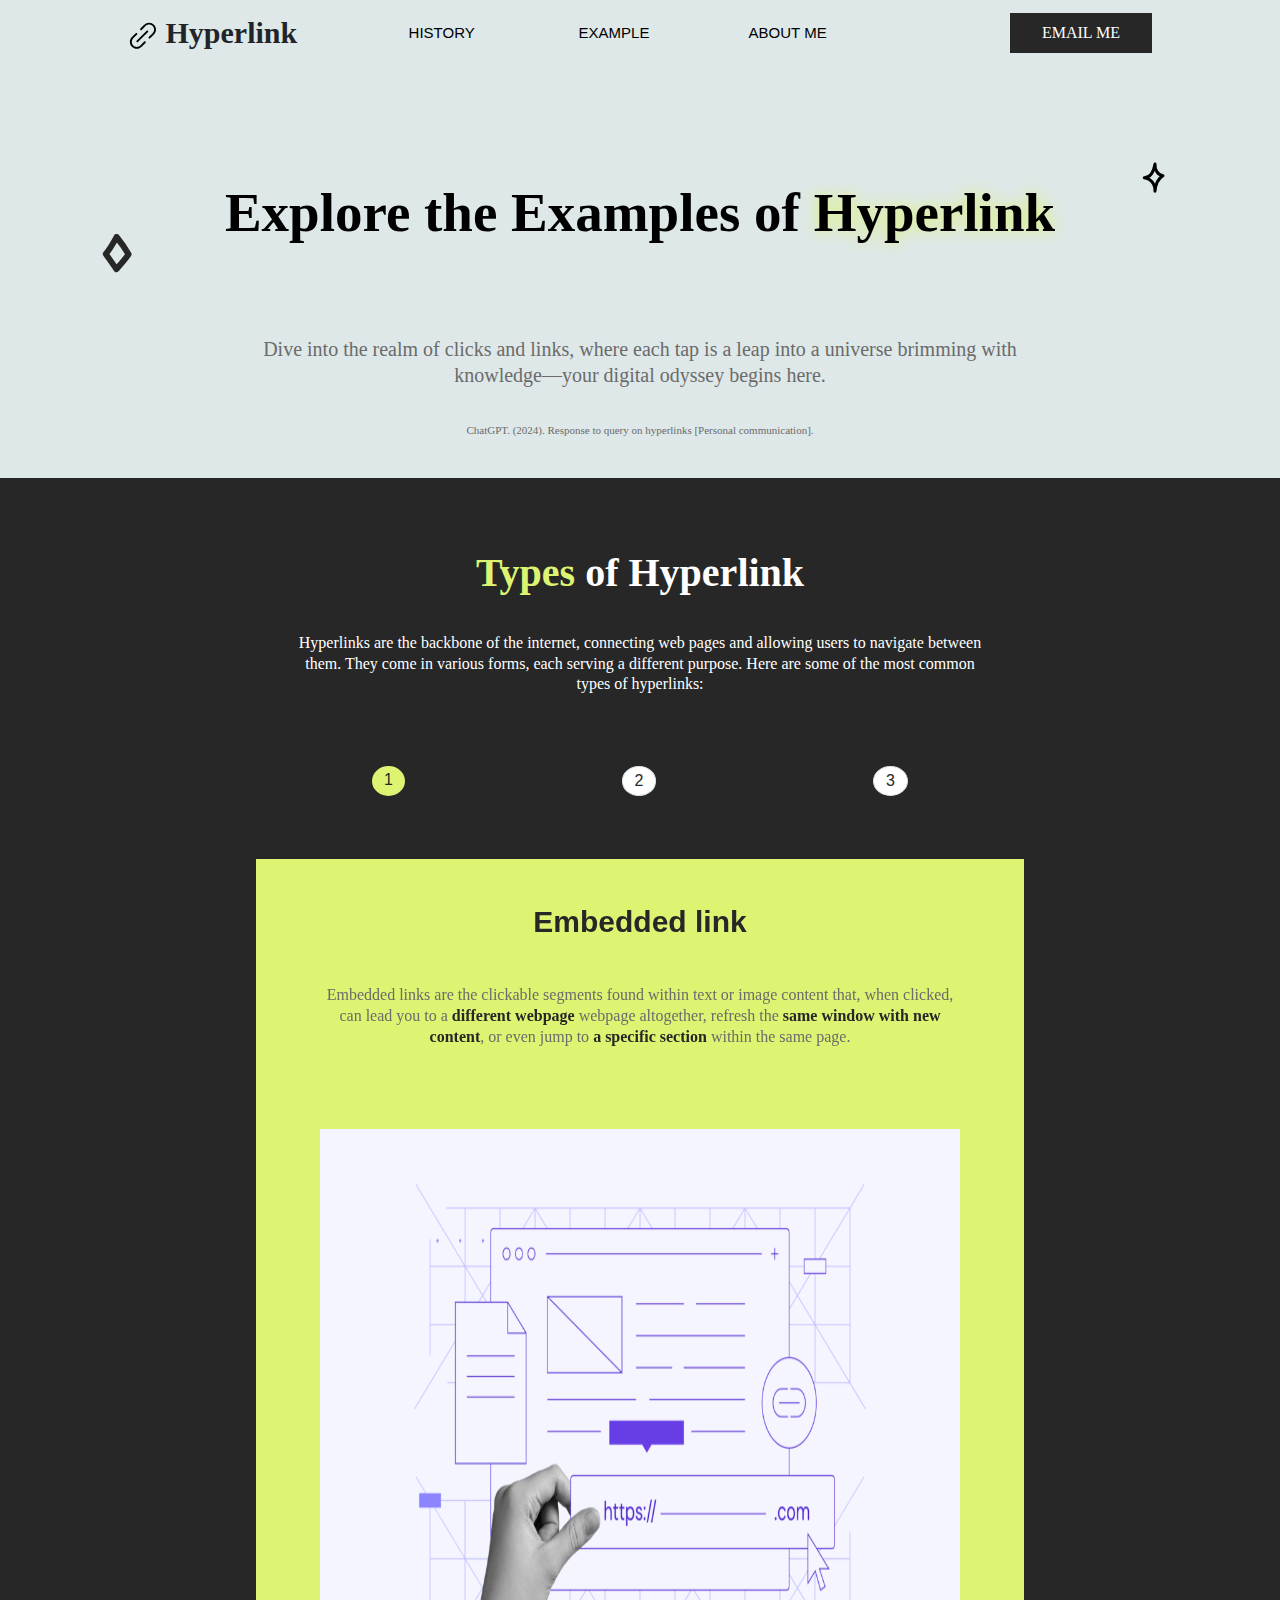
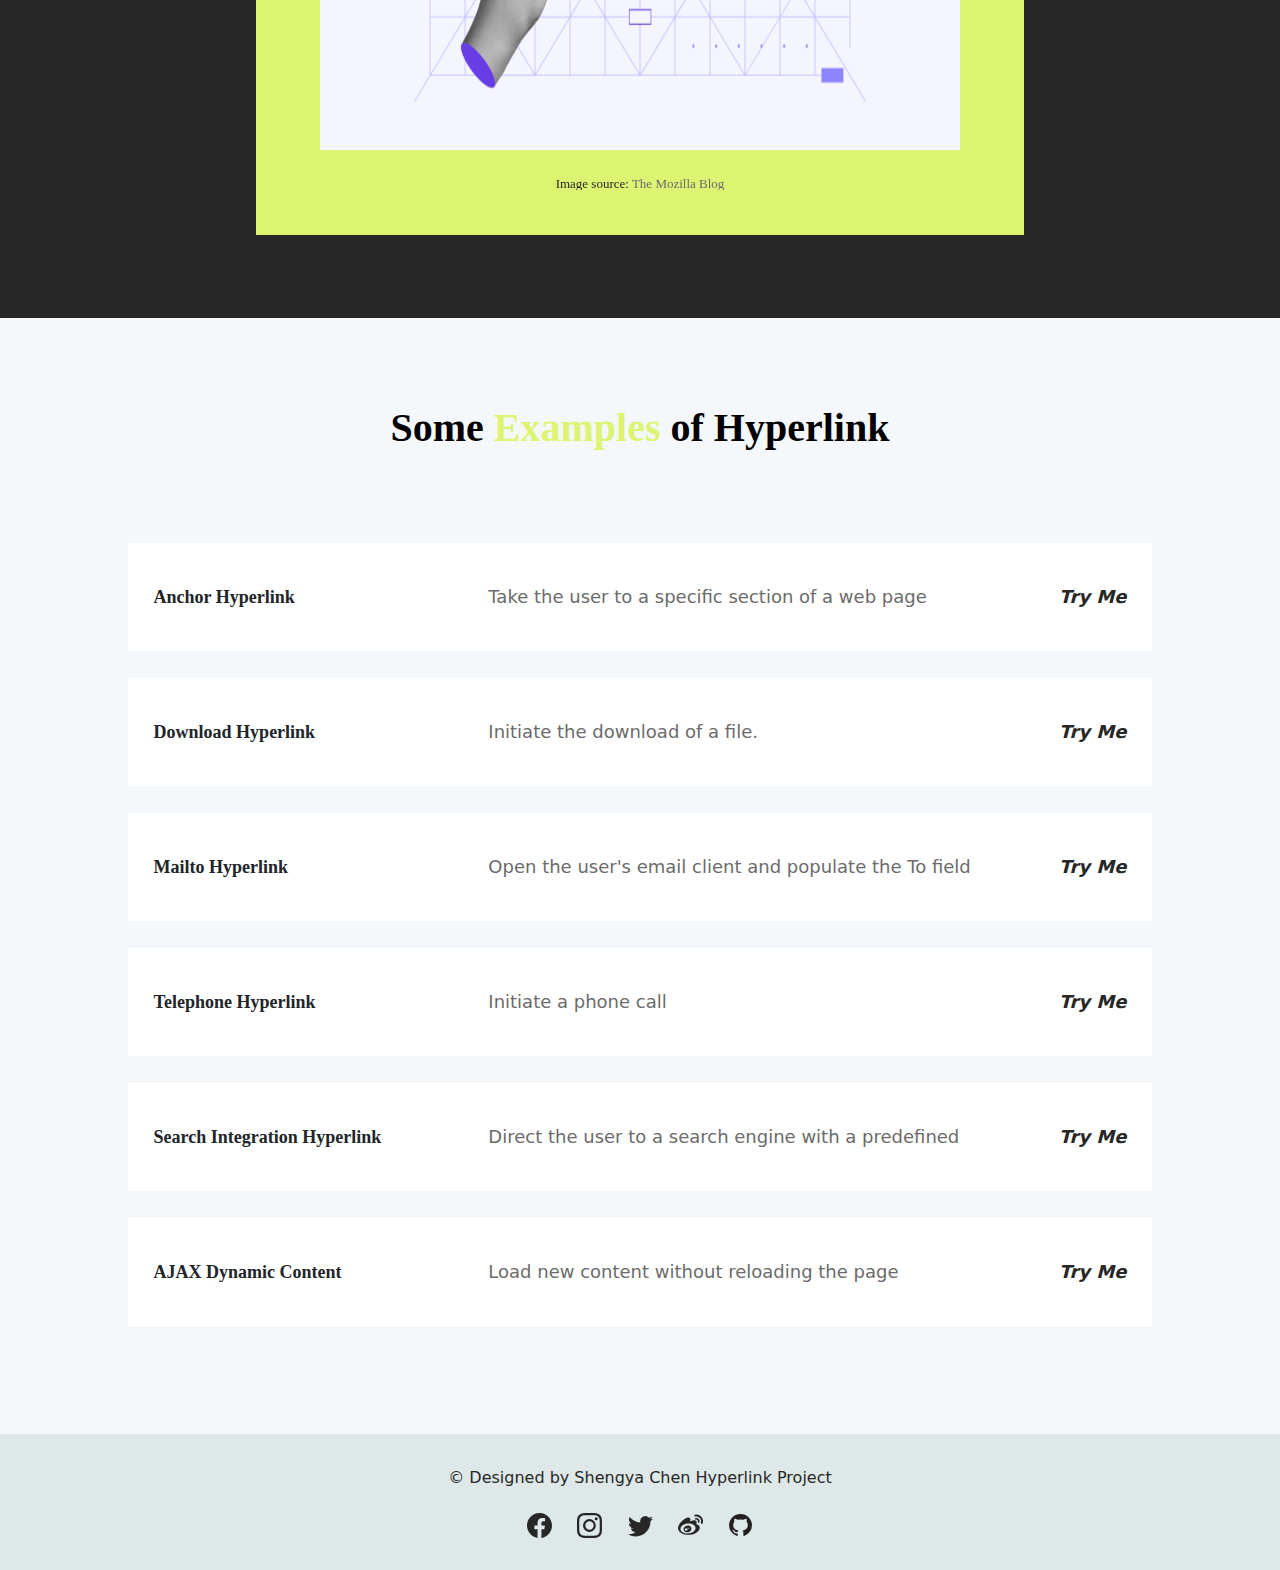
<file: html/example.html>
<!DOCTYPE html>
<html lang="en">
  <head>
    <meta charset="UTF-8" />
    <meta name="viewport" content="width=device-width, initial-scale=1.0" />
    <!-- Bootstrap -->
    <link
      href="https://cdn.jsdelivr.net/npm/bootstrap@5.3.3/dist/css/bootstrap.min.css"
      rel="stylesheet"
      integrity="sha384-QWTKZyjpPEjISv5WaRU9OFeRpok6YctnYmDr5pNlyT2bRjXh0JMhjY6hW+ALEwIH"
      crossorigin="anonymous"
    />
    <!-- css file -->
    <link rel="stylesheet" href="../css/reset.css" />
    <link rel="stylesheet" href="../css/example.css" />
    <title>Examples of Hyperlink</title>
    <link rel="shortcut icon" href="../img/shortcut.png" />
  </head>

  <body id="top">
    <header>
      <section id="navi">
        <div id="hyperlink">
          <svg
            t="1709887634350"
            class="icon"
            viewBox="0 0 1024 1024"
            version="1.1"
            xmlns="http://www.w3.org/2000/svg"
            p-id="4359"
            id="mx_n_1709887634351"
            width="30"
            height="30"
          >
            <path
              d="M731.640907 601.310072c-8.209986 0-16.423041-3.134387-22.689768-9.402137-12.537548-12.524245-12.537548-32.855292 0-45.381583l131.838677-131.840724c32.333406-32.333406 50.14712-75.312266 50.14712-121.027447s-17.813714-88.694041-50.14712-121.017214c-32.332383-32.343639-75.311243-50.145074-121.027447-50.145074l-0.010233 0c-45.716204 0-88.684832 17.801435-121.006981 50.134841L466.894198 304.471456c-12.536524 12.535501-32.846082 12.535501-45.381583 0-12.536524-12.526291-12.536524-32.855292 0-45.381583l131.839701-131.839701c44.442188-44.452421 103.540168-68.940139 166.399821-68.940139 0.010233 0 0 0 0.010233 0 62.859653 0 121.958656 24.487717 166.409031 68.940139 44.462654 44.441165 68.950372 103.550401 68.950372 166.409031 0 62.859653-24.487717 121.967866-68.950372 166.419264L754.329652 591.908958C748.062925 598.175685 739.851916 601.310072 731.640907 601.310072z"
              p-id="4360"
              fill="#000000"
            ></path>
            <path
              d="M299.871183 948.919001c-62.868863 0-121.978099-24.485671-166.43052-68.948325-91.745541-91.756797-91.745541-241.065358 0-332.839551l131.872446-131.841747c12.536524-12.535501 32.866548-12.535501 45.381583 0 12.535501 12.536524 12.535501 32.855292 0 45.381583L178.833503 592.512708c-66.724681 66.745147-66.724681 175.340447 0 242.075361 32.333406 32.333406 75.312266 50.146097 121.03768 50.146097 45.727461 0 88.705298-17.812691 121.027447-50.146097l131.85198-131.839701c12.536524-12.535501 32.844036-12.535501 45.381583 0 12.536524 12.527314 12.536524 32.855292 0 45.38056l-131.840724 131.842771C421.849282 924.43333 362.740046 948.919001 299.871183 948.919001z"
              p-id="4361"
              fill="#000000"
            ></path>
            <path
              d="M316.477396 729.038128c-8.212032 0-16.423041-3.134387-22.691815-9.402137-12.535501-12.535501-12.535501-32.854269 0-45.381583l344.395748-344.373235c12.535501-12.535501 32.844036-12.535501 45.38056 0 12.536524 12.536524 12.536524 32.856315 0 45.382607l-344.393701 344.372212C332.898391 725.903741 324.687382 729.038128 316.477396 729.038128z"
              p-id="4362"
              fill="#000000"
            ></path>
          </svg>
          Hyperlink
        </div>

        <div>
          <nav>
            <li><a href="./index.html ">History</a></li>
            <li><a href="./example.html">Example</a></li>
            <li><a href="./aboutMe.html">About Me</a></li>
          </nav>
        </div>
        <div id="contact">
          <button>EMAIL ME</button>
        </div>
      </section>
      <section id="title">
        <h1>Explore the Examples of <span>Hyperlink</span></h1>
        <p>
          Dive into the realm of clicks and links, where each tap is a leap into
          a universe brimming with knowledge—your digital odyssey begins
          here.<br /><br /><span style="font-size: 11px"
            >ChatGPT. (2024). Response to query on hyperlinks [Personal
            communication].</span
          >
        </p>
      </section>
      <svg
        id="svg2"
        xmlns="http://www.w3.org/2000/svg"
        width="30"
        height="39"
        viewBox="0 0 30 39"
        fill="none"
      >
        <path
          fill-rule="evenodd"
          clip-rule="evenodd"
          d="M26.5543 20.3334C23.0203 25.4845 18.6459 30.3475 14.4705 35.1352C10.818 30.1151 7.38079 24.9728 3.81055 19.9145C8.20665 14.7404 11.4487 8.75112 14.6184 3C19.5071 9.10108 23.4844 14.9815 26.5543 20.3334Z"
          stroke="#272727"
          stroke-width="6"
          stroke-miterlimit="1.5"
          stroke-linecap="round"
          stroke-linejoin="round"
        />
      </svg>

      <svg
        id="svg4"
        xmlns="http://www.w3.org/2000/svg"
        width="23"
        height="31"
        viewBox="0 0 23 31"
        fill="none"
      >
        <path
          fill-rule="evenodd"
          clip-rule="evenodd"
          d="M13.0066 29.1787C13.123 24.723 11.3323 20.2796 7.40593 17.5979C5.88551 16.5595 4.08437 16.1814 2.31055 15.8672C9.5168 15.6168 12.0186 7.97765 13.0213 2.06396C12.6731 7.36781 15.4109 13.0967 21.0059 13.6254C15.4362 16.9441 13.5246 23.034 13.0066 29.1787Z"
          stroke="black"
          stroke-width="3"
          stroke-miterlimit="1.5"
          stroke-linecap="round"
          stroke-linejoin="round"
        />
      </svg>
    </header>
    <main>
      <section id="section1">
        <div>
          <h2><span style="color: #ddf472">Types</span> of Hyperlink</h2>
          <p>
            Hyperlinks are the backbone of the internet, connecting web pages
            and allowing users to navigate between them. They come in various
            forms, each serving a different purpose. Here are some of the most
            common types of hyperlinks:
          </p>
        </div>
        <div>
          <nav aria-label="...">
            <ul class="pagination">
              <li class="page-item active" aria-current="page">
                <a
                  class="page-link"
                  href="#"
                  data-bs-target="#carouselExampleFade"
                  data-bs-slide-to="0"
                  style="border-radius: 50%"
                  >1</a
                >
              </li>
              <li class="page-item" id="page2">
                <a
                  class="page-link"
                  href="#"
                  data-bs-target="#carouselExampleFade"
                  data-bs-slide-to="1"
                  style="border-radius: 50%"
                  >2</a
                >
              </li>
              <li class="page-item">
                <a
                  class="page-link"
                  href="#"
                  data-bs-target="#carouselExampleFade"
                  data-bs-slide-to="2"
                  style="border-radius: 50%"
                  >3</a
                >
              </li>
            </ul>
          </nav>
          <div id="carouselExampleFade" class="carousel slide carousel-fade">
            <div class="carousel-inner">
              <div class="carousel-item active">
                <h3>Embedded link</h3>
                <p>
                  Embedded links are the clickable segments found within text or
                  image content that, when clicked, can lead you to a
                  <a
                    href="https://www.newworldencyclopedia.org/entry/Hyperlink"
                    target="_blank"
                    >different webpage</a
                  >
                  webpage altogether, refresh the
                  <a href="https://www.newworldencyclopedia.org/entry/Hyperlink"
                    >same window with new content</a
                  >, or even jump to
                  <a href="#top">a specific section</a> within the same page.
                </p>
                <a
                  href="https://www.newworldencyclopedia.org/entry/Hyperlink"
                  target="_blank"
                  ><img src="../img/embeddedlink.webp" alt="Click Me!" />
                </a>
                <figcaption>
                  Image source:
                  <a
                    href="https://blog.mozilla.org/en/internet-culture/why-are-hyperlinks-blue-revisited/"
                    target="_blank"
                    >The Mozilla Blog</a
                  >
                </figcaption>
              </div>
              <div class="carousel-item">
                <h3>Inline link</h3>
                <p>
                  Inline links serve as sneak peeks into the broader content,
                  often manifested as thumbnails or preview snippets within an
                  article or a webpage. By clicking on these miniature previews,
                  users are granted access to more detailed content, be it a
                  larger image, a more comprehensive write-up, or additional
                  multimedia resources.
                </p>
                <a href="../img/inlinelink.jpeg" target="_blank"
                  ><img
                    src="../img/inlinelink.jpeg"
                    class="d-block w-100"
                    alt="Click Me!"
                /></a>
                <figcaption>
                  Image source:
                  <a
                    href="https://thereviewboss.com/how-to-make-wordpress-website-with-hostinger/"
                    target="_blank"
                    >The Review Boss</a
                  >
                </figcaption>
              </div>
              <div class="carousel-item">
                <h3>Hot area</h3>
                <p>
                  Hot areas turn static images into interactive experiences,
                  transforming a regular map or graphic into a rich navigable
                  resource. Through image maps with defined hotspots, users can
                  hover over or click on different parts of the image to unveil
                  related information in pop-up windows or navigate to related
                  links.
                </p>
                <img
                  src="../img/aumap.png"
                  alt="The Map of Australia"
                  usemap="#australia"
                  id="auMap"
                />

                <map name="australia">
                  <area
                    target="_blank"
                    alt="Western Australia"
                    title="Western Australia"
                    href="https://en.wikipedia.org/wiki/Western_Australia"
                    coords="5,240,250,80,280,360,80,480"
                    shape="poly"
                    id="wa-area"
                  />
                </map>
                <span id="wa">Western Australia</span>
                <figcaption>
                  Image source:
                  <a
                    href="https://commons.wikimedia.org/wiki/File:Australia_map,_States-simple.svg"
                    target="_blank"
                    >Wikimedia Commons</a
                  >
                </figcaption>
              </div>
            </div>
          </div>
        </div>
      </section>
      <section id="section2">
        <div>
          <h2>
            Some<span style="color: #ddf472"> Examples</span> of Hyperlink
          </h2>
        </div>
        <div>
          <div class="example">
            <p>Anchor Hyperlink</p>
            <p>Take the user to a specific section of a web page</p>
            <a href="#top">Try Me</a>
          </div>
          <div class="example">
            <p>Download Hyperlink</p>
            <p>Initiate the download of a file.</p>
            <a href="../img/shortcut.png" download>Try Me</a>
          </div>
          <div class="example">
            <p>Mailto Hyperlink</p>
            <p>Open the user's email client and populate the To field</p>
            <a href="mailto:23687599@student.uwa.edu.au">Try Me</a>
          </div>
          <div class="example">
            <p>Telephone Hyperlink</p>
            <p>Initiate a phone call</p>
            <a href="tel:+61482812703">Try Me</a>
          </div>
          <div class="example">
            <p>Search Integration Hyperlink</p>
            <p>Direct the user to a search engine with a predefined query</p>
            <a href="https://www.google.com/search?q=hyperlink" target="_blank"
              >Try Me</a
            >
          </div>
          <div class="example">
            <p>AJAX Dynamic Content Hyperlink</p>
            <p>Load new content without reloading the page</p>
            <a href="#" id="ajaxLink">Try Me</a>
          </div>
          <div id="ajaxContent"></div>
        </div>
      </section>
    </main>
    <footer>
      <div>
        © Designed by
        <a href="https://www.linkedin.com/in/shengya1225/" target="_blank"
          >Shengya Chen</a
        >
        Hyperlink Project
      </div>
      <div>
        <p></p>
        <a
          href="https://www.facebook.com/profile.php?id=100007660807007"
          target="_blank"
        >
          <svg
            xmlns="http://www.w3.org/2000/svg"
            width="25"
            height="25"
            fill="#272727"
            class="bi bi-facebook"
            viewBox="0 0 16 16"
          >
            <path
              d="M16 8.049c0-4.446-3.582-8.05-8-8.05C3.58 0-.002 3.603-.002 8.05c0 4.017 2.926 7.347 6.75 7.951v-5.625h-2.03V8.05H6.75V6.275c0-2.017 1.195-3.131 3.022-3.131.876 0 1.791.157 1.791.157v1.98h-1.009c-.993 0-1.303.621-1.303 1.258v1.51h2.218l-.354 2.326H9.25V16c3.824-.604 6.75-3.934 6.75-7.951z"
            />
          </svg>
        </a>
        <a href="https://www.instagram.com/csy_sally/" target="_blank">
          <svg
            xmlns="http://www.w3.org/2000/svg"
            width="25"
            height="25"
            fill="#272727"
            class="bi bi-instagram"
            viewBox="0 0 16 16"
          >
            <path
              d="M8 0C5.829 0 5.556.01 4.703.048 3.85.088 3.269.222 2.76.42a3.917 3.917 0 0 0-1.417.923A3.927 3.927 0 0 0 .42 2.76C.222 3.268.087 3.85.048 4.7.01 5.555 0 5.827 0 8.001c0 2.172.01 2.444.048 3.297.04.852.174 1.433.372 1.942.205.526.478.972.923 1.417.444.445.89.719 1.416.923.51.198 1.09.333 1.942.372C5.555 15.99 5.827 16 8 16s2.444-.01 3.298-.048c.851-.04 1.434-.174 1.943-.372a3.916 3.916 0 0 0 1.416-.923c.445-.445.718-.891.923-1.417.197-.509.332-1.09.372-1.942C15.99 10.445 16 10.173 16 8s-.01-2.445-.048-3.299c-.04-.851-.175-1.433-.372-1.941a3.926 3.926 0 0 0-.923-1.417A3.911 3.911 0 0 0 13.24.42c-.51-.198-1.092-.333-1.943-.372C10.443.01 10.172 0 7.998 0h.003zm-.717 1.442h.718c2.136 0 2.389.007 3.232.046.78.035 1.204.166 1.486.275.373.145.64.319.92.599.28.28.453.546.598.92.11.281.24.705.275 1.485.039.843.047 1.096.047 3.231s-.008 2.389-.047 3.232c-.035.78-.166 1.203-.275 1.485a2.47 2.47 0 0 1-.599.919c-.28.28-.546.453-.92.598-.28.11-.704.24-1.485.276-.843.038-1.096.047-3.232.047s-2.39-.009-3.233-.047c-.78-.036-1.203-.166-1.485-.276a2.478 2.478 0 0 1-.92-.598 2.48 2.48 0 0 1-.6-.92c-.109-.281-.24-.705-.275-1.485-.038-.843-.046-1.096-.046-3.233 0-2.136.008-2.388.046-3.231.036-.78.166-1.204.276-1.486.145-.373.319-.64.599-.92.28-.28.546-.453.92-.598.282-.11.705-.24 1.485-.276.738-.034 1.024-.044 2.515-.045v.002zm4.988 1.328a.96.96 0 1 0 0 1.92.96.96 0 0 0 0-1.92zm-4.27 1.122a4.109 4.109 0 1 0 0 8.217 4.109 4.109 0 0 0 0-8.217zm0 1.441a2.667 2.667 0 1 1 0 5.334 2.667 2.667 0 0 1 0-5.334z"
            />
          </svg>
        </a>
        <a href="https://twitter.com/shaLiLiJi" target="_blank">
          <svg
            xmlns="http://www.w3.org/2000/svg"
            width="25"
            height="25"
            fill="#272727"
            class="bi bi-twitter"
            viewBox="0 0 16 16"
          >
            <path
              d="M5.026 15c6.038 0 9.341-5.003 9.341-9.334 0-.14 0-.282-.006-.422A6.685 6.685 0 0 0 16 3.542a6.658 6.658 0 0 1-1.889.518 3.301 3.301 0 0 0 1.447-1.817 6.533 6.533 0 0 1-2.087.793A3.286 3.286 0 0 0 7.875 6.03a9.325 9.325 0 0 1-6.767-3.429 3.289 3.289 0 0 0 1.018 4.382A3.323 3.323 0 0 1 .64 6.575v.045a3.288 3.288 0 0 0 2.632 3.218 3.203 3.203 0 0 1-.865.115 3.23 3.23 0 0 1-.614-.057 3.283 3.283 0 0 0 3.067 2.277A6.588 6.588 0 0 1 .78 13.58a6.32 6.32 0 0 1-.78-.045A9.344 9.344 0 0 0 5.026 15z"
            />
          </svg>
        </a>
        <a href="https://weibo.com/u/6092225920" target="_blank">
          <svg
            xmlns="http://www.w3.org/2000/svg"
            width="25"
            height="25"
            fill="#272727"
            class="bi bi-sina-weibo"
            viewBox="0 0 16 16"
          >
            <path
              d="M10.878 1.093a4.23 4.23 0 0 1 4.031 1.305 4.225 4.225 0 0 1 .886 4.14v.001a.612.612 0 0 1-1.166-.377 3.01 3.01 0 0 0-3.495-3.873.611.611 0 1 1-.256-1.196Z"
            />
            <path
              fill-rule="evenodd"
              d="M3.753 9.465c.548-1.11 1.972-1.74 3.233-1.411 1.304.338 1.971 1.568 1.437 2.764-.541 1.221-2.095 1.875-3.416 1.449-1.271-.411-1.812-1.67-1.254-2.802Zm2.658.567c.16.066.365-.009.458-.168.088-.16.03-.34-.129-.397-.156-.062-.353.013-.446.168-.09.154-.041.333.117.397Zm-1.607 1.314c.413.188.963.009 1.219-.4.252-.413.12-.883-.296-1.062-.41-.172-.94.005-1.194.402-.256.4-.135.874.271 1.06Z"
            />
            <path
              fill-rule="evenodd"
              d="m12.014 7.238.005.001c.919.285 1.941.974 1.939 2.188 0 2.007-2.895 4.535-7.246 4.535C3.393 13.962 0 12.352 0 9.708c0-1.385.876-2.985 2.384-4.493C4.4 3.199 6.751 2.28 7.634 3.165c.39.392.427 1.065.177 1.87-.132.405.38.182.38.182 1.63-.682 3.051-.722 3.57.02.278.397.252.951-.004 1.594-.116.293.035.34.257.407Zm-10.4 3.101c.172 1.738 2.46 2.936 5.109 2.674 2.647-.26 4.656-1.883 4.482-3.623-.17-1.738-2.458-2.937-5.107-2.674-2.647.263-4.656 1.883-4.484 3.623Z"
            />
            <path
              d="M13.295 3.855a2.056 2.056 0 0 0-1.962-.634.526.526 0 1 0 .219 1.031 1.008 1.008 0 0 1 1.17 1.296.528.528 0 0 0 1.005.325 2.062 2.062 0 0 0-.432-2.018Z"
            />
          </svg>
        </a>
        <a href="https://github.com/csySally" target="_blank">
          <svg
            t="1710893062015"
            class="icon"
            viewBox="0 0 1024 1024"
            version="1.1"
            xmlns="http://www.w3.org/2000/svg"
            p-id="13118"
            width="25"
            height="25"
          >
            <path
              d="M512 42.666667A464.64 464.64 0 0 0 42.666667 502.186667 460.373333 460.373333 0 0 0 363.52 938.666667c23.466667 4.266667 32-9.813333 32-22.186667v-78.08c-130.56 27.733333-158.293333-61.44-158.293333-61.44a122.026667 122.026667 0 0 0-52.053334-67.413333c-42.666667-28.16 3.413333-27.733333 3.413334-27.733334a98.56 98.56 0 0 1 71.68 47.36 101.12 101.12 0 0 0 136.533333 37.973334 99.413333 99.413333 0 0 1 29.866667-61.44c-104.106667-11.52-213.333333-50.773333-213.333334-226.986667a177.066667 177.066667 0 0 1 47.36-124.16 161.28 161.28 0 0 1 4.693334-121.173333s39.68-12.373333 128 46.933333a455.68 455.68 0 0 1 234.666666 0c89.6-59.306667 128-46.933333 128-46.933333a161.28 161.28 0 0 1 4.693334 121.173333A177.066667 177.066667 0 0 1 810.666667 477.866667c0 176.64-110.08 215.466667-213.333334 226.986666a106.666667 106.666667 0 0 1 32 85.333334v125.866666c0 14.933333 8.533333 26.88 32 22.186667A460.8 460.8 0 0 0 981.333333 502.186667 464.64 464.64 0 0 0 512 42.666667"
              fill="#231F20"
              p-id="13119"
            ></path>
          </svg>
        </a>
      </div>
    </footer>

    <script
      src="https://cdn.jsdelivr.net/npm/bootstrap@5.3.3/dist/js/bootstrap.bundle.min.js"
      integrity="sha384-YvpcrYf0tY3lHB60NNkmXc5s9fDVZLESaAA55NDzOxhy9GkcIdslK1eN7N6jIeHz"
      crossorigin="anonymous"
    ></script>
    <script src="../js/example.js"></script>
  </body>
</html>
</file>
<file: css/aboutMe.css>
/* Set background color */
html,body{
    background-color:  #DEE8E8;
}

/* Header */
header{
    width: 100%;
    height: 574px;
}
header section{
    float: left;
}
#navi {
    width: 100%;
    height: 65px;
    line-height: 65px;
    display: flex; 
    justify-content: space-between; 
    position: fixed;
    z-index: 100;
    background: #DEE8E8;
}
#navi nav{
    display: flex;
    justify-content: space-between;
    
}
#navi li{
    margin: 0 10px;
    width: 150px;
}
#hyperlink{
    font-family:Trebuchet MS;
    font-weight: 800;
    font-size: 30px;
    margin-left: 10%;
}
nav li a{
    font-size: 15px;
    font-family: Verdana, Geneva, Tahoma, sans-serif;
    font-weight: 100;
    color:black;
    text-transform: uppercase;
    height: 100%;
    display: inline-block;
}
#navi li:hover{
    color: #423965;
    text-shadow: 0 0 5px #8dbab5;
}
#navi #contact{
    margin-right: 10%;

}
#navi button{
    font-family:Trebuchet MS;
    height: 40px;
    background: #272727;
    display: inline-flex;
    padding: 16px 32px;
    justify-content: center;
    align-items: center;
    color: white;
    box-shadow: none;
    font-size: 16px; 
    border: none;
}
#title{
    width: 100%;
    height: 60vh;
    display: flex;
}
#title>img{
    width: 30%;
    height: 100%;
    margin: 100px 10vw 0 5vw;
}
#title>div{    

    width: 80%;
    flex-direction: column;
    justify-content: center;
    align-items: center;
    margin-right: 10vw;
}
#title h1{
    font-size: 55px;
    font-family: Georgia , serif;
    color: black;
    font-weight: bolder;
    margin-top: 25vh;
}
#title h1 span{
    text-shadow: 0 0 15px #DDF472;
}
#title p:first-of-type{
    font-size: 22px;
    font-family: 'Trebuchet MS';
    color: #6B6B6B;
    line-height: 130%;
    margin-top: 3vh;
}
#title p:last-of-type{
    font-size: 18px;
    font-family:'Trebuchet MS';
    color: #6B6B6B;
    line-height: 140%;
    margin-top: 5vh;
}

#svg2{
    position: absolute;
    top: 16vh;
    right: 11vw;
    z-index: 1;
}

#svg4{
    position: absolute;
    top: 18vh;
    right: 9vw;
    z-index: 1;
}

/* Main */
#section1{
    width: 100%;
    height: 66vh;
    background: #272727;
    margin-top: 5%;
}
#section1>div{
    width:85%;
    height: 90%;
    margin: 0 auto;
    padding: 6vh 6vh 10vh 6vh;

}
#section1>div>h2{
    font-size: 35px;
    font-family: Georgia , serif;
    color: #DDF472;
    font-weight: bolder;
    margin-bottom: 4vh;
}
#educationDiv{
    width: 100%;
    height: 100%;
    display: flex;
    justify-content: space-between;
}
#educationDiv>div{
    width: 48%;
    height: 100%;
    color: white;
    text-align: center;
    display: flex;

}
#educationDiv>div:first-of-type{
    background-image: url(../img/uwa.jpg);
    background-size: cover;
    background-position: center;
}
#educationDiv>div:last-of-type{
    background-image: url(../img/whu.jpg);
    background-size: cover;
    background-position: center;

}
#educationDiv>div>div{
    width: 100%;
    height: 100%;
    background: rgba(0,0,0,0.5);

}
#educationDiv>div>div>h4{
    font-size: 25px;
    font-family: Georgia , serif;
    font-weight: bolder;
    margin: 18vh 0 10vh 0;
}
#educationDiv>div>div>p{
    font-size: 16px;
    font-family: 'Trebuchet MS';
    font-style: normal;
    font-weight: 400;
    line-height: 160%;
}
#section2{
    width: 100%;
    height: 156vh;
    background: white;


}
#section2 h2{
    color: #272727;
    background: #DDF472;
    height: 13vh;
    line-height: 13vh;
    font-size: 35px;
    font-family: Georgia , serif;
    font-weight: bolder;
    font-size: 35px;
    padding-left: 10vw;
    
}
#experienceDiv{
    width: 100%;
    height: 143vh;
}
#experienceDiv>div{
    width: 100%;
    height: 50%;
    display: flex;
}
.experience{
    width: 60%;
    height: 100%;
    display: flex;
    flex-direction: column;
    padding: 10vh 10vw 0 10vw;
}
.experience>h4{
    font-size: 28px;
    font-family: Georgia , serif;
    font-weight: bolder;
    margin-bottom: 5vh;
}
.experience>h5{
    font-size: 20px;
    font-family: 'Trebuchet MS';
    font-style: normal;
    font-weight: 400;
    line-height: 160%;
}
.experience>p{
    font-size: 17px;
    font-family: 'Trebuchet MS';
    font-style: normal;
    font-weight: 400;
    line-height: 160%;
    margin-top: 2vh;
}

.experienceImg{
    width: 40%;
    height: 100%;
    background: #272727;
    padding: 8vh;
}
.experienceImg>div{
    width: 100%;
    height: 100%;
    background: #DDF472;
    text-align: center;

}
.experienceImg img{
    width: 90%;
    height: 90%;
    object-fit: cover;
    padding-top: 3vh;
}
#section3{
    width: 100%;
    height: 90vh;
    background: #272727;
    padding-top: 5vh;

}
#section3 h2{
    color: #DDF472;
    background: #272727;
    height: 13vh;
    line-height: 13vh;
    font-size: 35px;
    font-family: Georgia , serif;
    font-weight: bolder;
    font-size: 35px;
    padding-left: 10vw;
}
#section3>div:last-of-type{
    padding: 3vh 15vw;
}
.skill {
    height: 10vh;
    display: flex; 
    align-items: center; 
}
.progress {
    height: 13px;
    width: 100%; 
    margin-left: 10vw; 
}
.progress-bar {
    background: #DDF472;
}
#svg3{
    position: absolute;
    top: 370vh;
    left:0;
    z-index: 1;
}
#svg5{
    position: absolute;
    top: 313vh;
    right: 0;
    z-index: 1;

}

/* Footer */
footer{
    width: 100%;
    height: 100px;
    background: #DEE8E8;
    color: #272727;
    text-align: center;
    margin-top: 4vh;

}
footer>div>a{
    color: #272727;
}
footer div:nth-child(2){
    margin-top: 3vh;
}
footer div:nth-child(2)>a{
    margin: 0 10px;
}
</file>
<file: css/example.css>
/* Set background color */
html,body{
    background-color:  #DEE8E8;
}

/* Header */
header{
    width: 100%;
    height: 350px;
}
header section{
    float: left;
}
#navi {
    width: 100%;
    height: 65px;
    line-height: 65px;
    display: flex; 
    justify-content: space-between; 
    position: fixed;
    z-index: 100;
    background: #DEE8E8;
}
#navi nav{
    display: flex;
    justify-content: space-between;
    
}
#navi li{
    margin: 0 10px;
    width: 150px;
}
#hyperlink{
    font-family:Trebuchet MS;
    font-weight: 800;
    font-size: 30px;
    margin-left: 10%;
}
nav li a{
    font-size: 15px;
    font-family: Verdana, Geneva, Tahoma, sans-serif;
    font-weight: 100;
    color:black;
    text-transform: uppercase;
    height: 100%;
    display: inline-block;
}
#navi li:hover{
    color: #423965;
    text-shadow: 0 0 5px #8dbab5;
}
#navi #contact{
    margin-right: 10%;

}
#navi button{
    font-family:Trebuchet MS;
    height: 40px;
    background: #272727;
    display: inline-flex;
    padding: 16px 32px;
    justify-content: center;
    align-items: center;
    color: white;
    box-shadow: none;
    font-size: 16px; 
    border: none;
}
#title{
    display: flex;
    text-align: center;
    width: 100%;
    flex-direction: column;
    justify-content: center;
    align-items: center;
}
#title h1{
    font-size: 55px;
    font-family: Georgia , serif;
    color: black;
    font-weight: bolder;
    margin-top: 20vh;
}
#title h1 span{
    text-shadow: 0 0 15px #DDF472;
}
#title p{
    width: 60%;
    font-size: 20px;
    font-family: 'Trebuchet MS';
    color: #6B6B6B;
    line-height: 130%;
    margin-top: 10vh;
}

#svg2{
    position: absolute;
    top: 26vh;
    left: 8vw;
    z-index: 1;
}

#svg4{
    position: absolute;
    top: 18vh;
    right: 9vw;
    z-index: 1;
}

/* Main */
#section1{
    width: 100%;
    height: 160vh;
    background: #272727;
    margin-top: 10%;
}
#section1>div:first-child{
    width: 100%;
    height: 20%;
    color: white;
    display: flex;
    flex-direction: column;
    justify-content: center;
    align-items: center;
}
#section1>div:first-child>h2{
    font-size: 40px;
    font-family: Georgia , serif;
    font-weight: bolder;
    padding-bottom: 4vh;
}
#section1>div:first-child>p{
    width: 55%;
    text-align: center;
    font-size: 16px;
    font-family: 'Trebuchet MS';
    font-style: normal;
    font-weight: 400;
    line-height: 130%;
}
#section1>div:last-child{
    width: 100%;
    height: 70%;
    display: flex;
    flex-direction: column;
    align-items: center;
}
.page-link{
    color: #272727;

}
.page-link:hover{
    color: #272727;
    background:white;
} 
.pagination>.active>.page-link{
    background-color: #DDF472;
    color: #272727;
    border: none;
}
.pagelink>.active{
    border: none;
}
#page2{
    margin: 0 17vw;
}
.carousel-inner{
    color: white;
} 
#carouselExampleFade{
    background: #DDF472;
    height: 130vh;
    width:60%;
    margin-top: 7vh;
    padding: 5vh 5vw;
}
#carouselExampleFade h3{
    font-size: 30px;
    font-family:'Lucida Sans', 'Lucida Sans Regular', 'Lucida Grande', 'Lucida Sans Unicode', Geneva, Verdana, sans-serif;
    font-weight: bold;
    padding-bottom: 5vh;
    color: #272727;
    text-align: center;
}
#carouselExampleFade p{
    height: 10vh;
    font-size: 16px;
    font-family: 'Trebuchet MS';
    font-style: normal;
    font-weight: 400;
    line-height: 130%;
    color: #6B6B6B;
    text-align: center;
}
#carouselExampleFade p>a{
    color: #272727;
    font-weight: 600;
}
.carousel-item{
    text-align: center;
    position: relative;
}
.carousel-item img{
    padding-top: 6vh;
    width: 100%;
    height: 75vh;
}
figcaption{
    font-size: 13px;
    font-family: 'Trebuchet MS';
    color: #272727;
    padding-top: 3vh;
}
figcaption>a{
    color: #6B6B6B;


}
#auMap{
    width: 80%;
}
.carousel-item span{
    display: none;
    font-size: 20px;
    font-family: 'Trebuchet MS';
    position: absolute;
    top: 55vh;
    left: 8vw;
}
#section2{
    width: 100%;
    height: 124vh;
    background: #F5F8FB;
}
#section2>div:first-child{
    width: 100%;
    height: 25vh;
    color: black;
    display: block;
    padding-top: 10vh;
    text-align: center;
}
#section2>div:first-child>h2{
    line-height: 40px;
    font-size: 40px;
    font-family: Georgia , serif;
    font-weight: bolder;
    padding-bottom: 7vh;
}
#section2>div:last-child{
    width: 100%;
    height: 105vh;
    display: flex;
    flex-direction: column;
    align-items: center;
}
.example{
    width: 80%;
    height: 12vh;
    display: flex;
    justify-content: space-between; 
    align-items: center;
    background: white;
    margin-bottom: 3vh;
    overflow: hidden; 
    padding: 0 2vw;
    font-size: 18px;
    line-height: 12vh;
}
.example>p:first-child{
    width: 20vw;
    height: 100%;
    margin-right: 20px;
    font-family: 'Trebuchet MS';
    font-weight: 600;
}
.example>p:nth-child(2) {
    height: 100%;
    width: 40vw;
    align-self: flex-start;
    color: #6B6B6B;
}
.example>a{

    color: #272727;
    font-weight: 600;   
    font-style: italic;
  

}
#ajaxContent{
    display: none;
    font-family: 'Trebuchet MS';
    font-size: 18px;
    font-style: italic;
    text-shadow: 0 0 5px #DDF472;
}


/* Footer */
footer{
    width: 100%;
    height: 100px;
    background: #DEE8E8;
    color: #272727;
    text-align: center;
    margin-top: 4vh;

}
footer>div>a{
    color: #272727;
}
footer div:nth-child(2){
    margin-top: 3vh;
}
footer div:nth-child(2)>a{
    margin: 0 10px;
}
</file>
